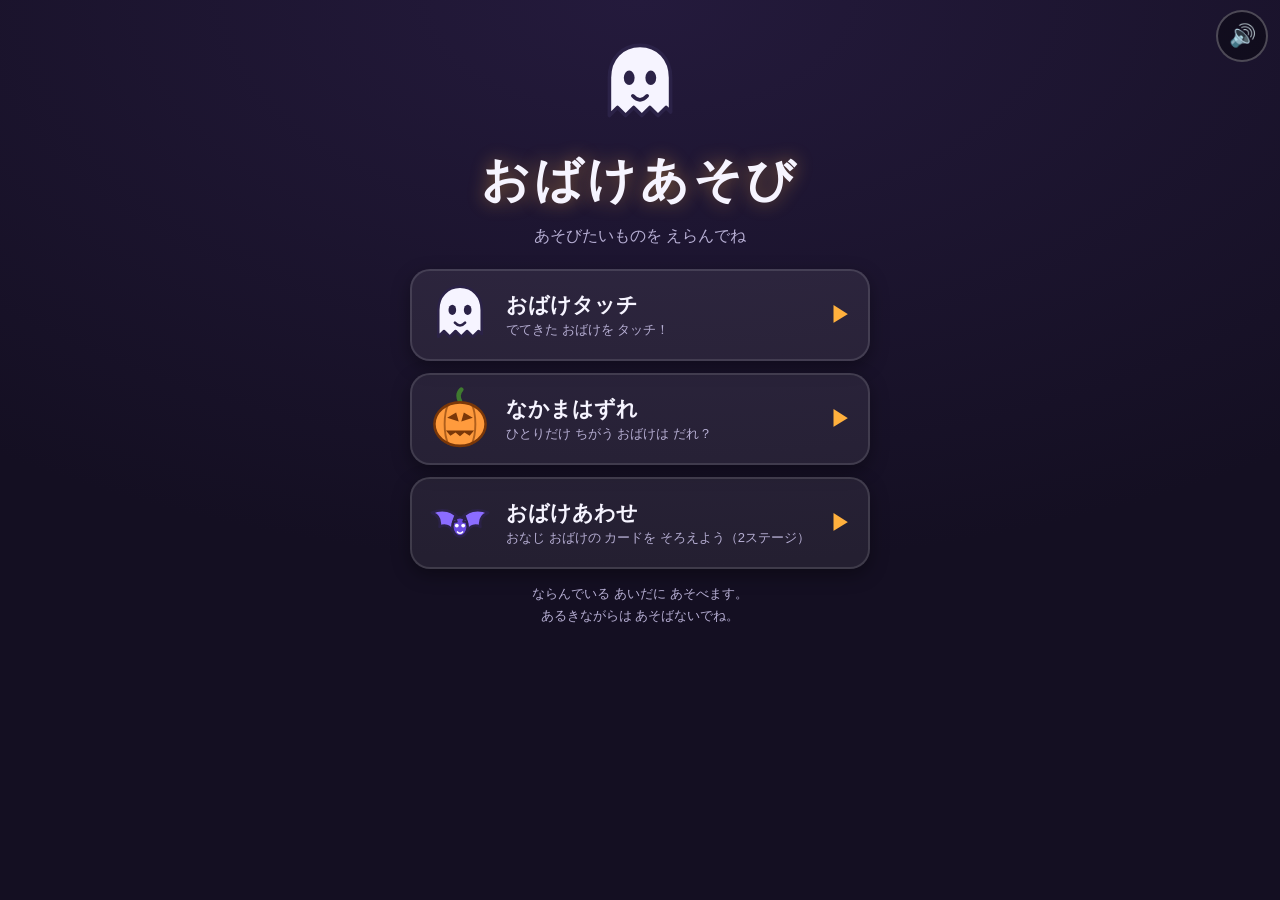
<file: index.html>
<!doctype html>
<html lang="ja">
<head>
<meta charset="utf-8">
<meta name="viewport" content="width=device-width, initial-scale=1, viewport-fit=cover, user-scalable=no">
<title>おばけあそび</title>
<meta name="description" content="QRコードで遊べる、おばけのミニゲーム。アプリのインストールはいりません。">
<meta name="theme-color" content="#140f22">
<link rel="manifest" href="manifest.json">
<link rel="stylesheet" href="style.css">
</head>
<body>

<button id="soundToggle" class="sound-toggle" type="button" aria-pressed="true" aria-label="おとを だす／けす">
  <span id="soundIcon" aria-hidden="true">🔊</span>
</button>

<main id="app">

  <!-- ===== メニュー（あそびを えらぶ） ===== -->
  <section id="screen-menu" class="screen is-active">
    <div class="title-art" aria-hidden="true">
      <svg viewBox="0 0 100 100" class="float"><use href="#ghost-shiro" xlink:href="#ghost-shiro"></use></svg>
    </div>
    <h1 class="title">おばけあそび</h1>
    <p class="title-sub">あそびたいものを えらんでね</p>

    <!-- ここに JavaScript が ゲームのボタンを ならべます -->
    <div id="menu-list" class="menu-list"></div>

    <p class="note">
      ならんでいる あいだに あそべます。<br>
      あるきながらは あそばないでね。
    </p>
  </section>

  <!-- ===== ゲーム ===== -->
  <section id="screen-game" class="screen">
    <header class="hud">
      <button id="btn-back" class="back-button" type="button" aria-label="やめて もどる">←</button>
      <div class="hud__score">
        <span id="score-label" class="hud__label">とくてん</span>
        <span id="score" class="hud__value">0</span>
      </div>
      <div id="hud-time" class="hud__time">
        <div class="timebar"><div id="timebar-fill" class="timebar__fill"></div></div>
        <span id="time-left" class="hud__time-text">30</span>
      </div>
    </header>
    <div id="field" class="field">
      <div id="rush-banner" class="rush-banner" hidden>おばけ だいはっせい！</div>
    </div>
  </section>

  <!-- ===== けっか ===== -->
  <section id="screen-result" class="screen">
    <div id="rank-art" class="rank-art" aria-hidden="true">
      <svg viewBox="0 0 100 100"><use id="rank-use" href="#ghost-shiro" xlink:href="#ghost-shiro"></use></svg>
    </div>
    <p id="result-game" class="result-lead">おばけタッチ</p>
    <h2 id="rank-name" class="rank-name">おばけみならい</h2>
    <p class="result-score"><span id="result-score">0</span><span id="result-unit" class="result-score__unit">てん</span></p>
    <p id="new-record" class="new-record" hidden>🎉 じぶんの さいこうきろく！</p>
    <p id="result-best" class="best-line"></p>
    <div class="button-row">
      <button id="btn-retry" class="big-button" type="button">
        <span class="big-button__icon" aria-hidden="true">↻</span>もういちど
      </button>
      <button id="btn-menu" class="big-button big-button--secondary" type="button">
        <span class="big-button__icon" aria-hidden="true">☰</span>ほかのあそび
      </button>
    </div>
    <p class="note">つぎの ひとに スマホを かしてあげてね。</p>
  </section>

</main>

<!-- だいはっせい 開始時に 画面いっぱいに パッと出る演出（1秒ほどで消えます） -->
<div id="rush-flash" class="rush-flash" hidden aria-hidden="true">
  <div class="rush-flash__ghosts">
    <svg viewBox="0 0 100 100"><use href="#ghost-shiro" xlink:href="#ghost-shiro"></use></svg>
    <svg viewBox="0 0 100 100"><use href="#ghost-kabocha" xlink:href="#ghost-kabocha"></use></svg>
    <svg viewBox="0 0 100 100"><use href="#ghost-hinotama" xlink:href="#ghost-hinotama"></use></svg>
  </div>
  <p class="rush-flash__text">おばけ<br>だいはっせい！</p>
</div>

<!-- おばけの絵（SVG）。ここに置いた絵をゲーム中に呼び出します -->
<svg class="svg-sprite" aria-hidden="true" focusable="false">
  <defs>

    <!-- しろおばけ：1てん -->
    <symbol id="ghost-shiro" viewBox="0 0 100 100">
      <path d="M50 6c-20 0-34 15-34 36v42l9-9 9 9 9-9 9 9 9-9 9 9 9-9 5 5V42C84 21 70 6 50 6z"
            fill="#f6f4ff" stroke="#2b2247" stroke-width="4" stroke-linejoin="round"/>
      <ellipse cx="38" cy="42" rx="6" ry="8" fill="#2b2247"/>
      <ellipse cx="62" cy="42" rx="6" ry="8" fill="#2b2247"/>
      <path d="M42 62q8 9 16 0" fill="none" stroke="#2b2247" stroke-width="4" stroke-linecap="round"/>
    </symbol>

    <!-- ひのたま：2てん -->
    <symbol id="ghost-hinotama" viewBox="0 0 100 100">
      <path d="M50 4c6 18 26 24 26 46 0 18-12 32-26 32S24 68 24 50C24 28 44 22 50 4z"
            fill="#6fe3ff" stroke="#123a63" stroke-width="4" stroke-linejoin="round"/>
      <path d="M50 30c4 10 14 14 14 26 0 10-6 18-14 18s-14-8-14-18c0-12 10-16 14-26z" fill="#d6f8ff"/>
      <circle cx="42" cy="54" r="4.5" fill="#123a63"/>
      <circle cx="58" cy="54" r="4.5" fill="#123a63"/>
      <path d="M44 68q6 6 12 0" fill="none" stroke="#123a63" stroke-width="3.5" stroke-linecap="round"/>
    </symbol>

    <!-- かぼちゃおばけ：3てん -->
    <symbol id="ghost-kabocha" viewBox="0 0 100 100">
      <path d="M50 22c-4-8-2-14 2-18" fill="none" stroke="#3f7a2f" stroke-width="7" stroke-linecap="round"/>
      <ellipse cx="50" cy="58" rx="40" ry="34" fill="#ff9b3d" stroke="#7a3708" stroke-width="4"/>
      <path d="M32 26c-8 16-8 48 0 64M68 26c8 16 8 48 0 64" fill="none" stroke="#7a3708" stroke-width="3" opacity=".6"/>
      <path d="M30 48l14-8 4 14zM70 48l-14-8-4 14z" fill="#7a3708"/>
      <path d="M28 68h44l-7 8-8-5-7 6-7-6-8 5z" fill="#7a3708"/>
    </symbol>

    <!-- こうもり（カードあわせ用） -->
    <symbol id="ghost-koumori" viewBox="0 0 100 100">
      <path d="M50 46C40 30 22 26 6 34c10 4 14 12 12 22 8-4 16-2 20 6 2-6 6-10 12-12 6 2 10 6 12 12 4-8 12-10 20-6-2-10 2-18 12-22-16-8-34-4-44 12z"
            fill="#8b6cff" stroke="#2b2247" stroke-width="4" stroke-linejoin="round"/>
      <ellipse cx="50" cy="56" rx="12" ry="15" fill="#6a4be0" stroke="#2b2247" stroke-width="4"/>
      <path d="M42 40l3 8h-6zM58 40l-3 8h6z" fill="#6a4be0" stroke="#2b2247" stroke-width="3" stroke-linejoin="round"/>
      <circle cx="45" cy="54" r="3" fill="#fff"/>
      <circle cx="55" cy="54" r="3" fill="#fff"/>
      <path d="M46 64q4 4 8 0" fill="none" stroke="#fff" stroke-width="2.5" stroke-linecap="round"/>
    </symbol>

    <!-- くろねこ（カードあわせ用） -->
    <symbol id="ghost-neko" viewBox="0 0 100 100">
      <path d="M20 30L26 8l18 16h12l18-16 6 22c6 8 8 16 8 24 0 20-17 34-38 34S12 74 12 54c0-8 2-16 8-24z"
            fill="#3a3352" stroke="#15111f" stroke-width="4" stroke-linejoin="round"/>
      <ellipse cx="36" cy="50" rx="7" ry="9" fill="#ffe14d"/>
      <ellipse cx="64" cy="50" rx="7" ry="9" fill="#ffe14d"/>
      <ellipse cx="36" cy="50" rx="2.5" ry="7" fill="#15111f"/>
      <ellipse cx="64" cy="50" rx="2.5" ry="7" fill="#15111f"/>
      <path d="M46 64l4 4 4-4" fill="none" stroke="#ff9bb8" stroke-width="3.5" stroke-linecap="round" stroke-linejoin="round"/>
    </symbol>

    <!-- めだま（カードあわせ用） -->
    <symbol id="ghost-medama" viewBox="0 0 100 100">
      <circle cx="50" cy="50" r="40" fill="#fff" stroke="#2b2247" stroke-width="4"/>
      <path d="M14 40l12 4M16 62l12-3M84 38l-12 5M86 60l-12-2" stroke="#ff5d5d" stroke-width="3" stroke-linecap="round"/>
      <circle cx="50" cy="50" r="18" fill="#3fbf6f" stroke="#2b2247" stroke-width="3"/>
      <circle cx="50" cy="50" r="9" fill="#15111f"/>
      <circle cx="45" cy="45" r="3.5" fill="#fff"/>
    </symbol>

    <!-- クモ（カードあわせ用） -->
    <symbol id="ghost-kumo" viewBox="0 0 100 100">
      <path d="M50 6v24" stroke="#cfc7ff" stroke-width="2"/>
      <path d="M38 52L14 36M38 58L10 58M38 64L14 82M62 52l24-16M62 58h28M62 64l24 18"
            fill="none" stroke="#2b2247" stroke-width="5" stroke-linecap="round"/>
      <ellipse cx="50" cy="58" rx="18" ry="22" fill="#c04dff" stroke="#2b2247" stroke-width="4"/>
      <circle cx="43" cy="52" r="4.5" fill="#fff"/>
      <circle cx="57" cy="52" r="4.5" fill="#fff"/>
      <circle cx="43" cy="53" r="2" fill="#15111f"/>
      <circle cx="57" cy="53" r="2" fill="#15111f"/>
    </symbol>

    <!-- ガイコツ（カードあわせ用） -->
    <symbol id="ghost-gaikotsu" viewBox="0 0 100 100">
      <path d="M50 8C28 8 14 24 14 44c0 12 6 20 14 25v15h44V69c8-5 14-13 14-25C86 24 72 8 50 8z"
            fill="#f1ead6" stroke="#2b2247" stroke-width="4" stroke-linejoin="round"/>
      <circle cx="36" cy="44" r="9" fill="#2b2247"/>
      <circle cx="64" cy="44" r="9" fill="#2b2247"/>
      <path d="M50 54l-5 9h10z" fill="#2b2247"/>
      <path d="M40 72v12M50 72v12M60 72v12" stroke="#2b2247" stroke-width="3"/>
    </symbol>

  </defs>
</svg>

<!-- きょうつうの しくみ -->
<script src="js/storage.js" defer></script>
<script src="js/sound.js" defer></script>
<script src="js/ghosts.js" defer></script>
<script src="js/app.js" defer></script>
<!-- それぞれの ゲーム（ならんだ じゅんに メニューに 出ます） -->
<script src="js/games/touch.js" defer></script>
<script src="js/games/odd.js" defer></script>
<script src="js/games/match.js" defer></script>
</body>
</html>
</file>
<file: style.css>
/* おばけタッチ ― 見た目の設定
   方針：暗い会場でも見やすいダーク基調 / 園児の指でも押しやすい大きな要素 */

:root {
  --bg: #140f22;
  --bg-2: #241a3c;
  --text: #f6f4ff;
  --text-dim: #b6aed3;
  --accent: #ffb03d;
  --accent-dark: #b96b00;
  --ghost-size: 96px;
}

* { box-sizing: border-box; }

html, body {
  margin: 0;
  height: 100%;
  overflow: hidden;                 /* 画面がスクロールしないように */
  overscroll-behavior: none;
}

body {
  background: radial-gradient(120% 90% at 50% 0%, var(--bg-2) 0%, var(--bg) 70%);
  color: var(--text);
  font-family: "Hiragino Maru Gothic ProN", "ヒラギノ丸ゴ ProN", "Yu Gothic", sans-serif;
  -webkit-user-select: none;
  user-select: none;
  -webkit-tap-highlight-color: transparent;
  touch-action: manipulation;       /* ダブルタップでの拡大を防ぐ */
}

#app {
  position: relative;
  height: 100dvh;
  padding: env(safe-area-inset-top) 16px env(safe-area-inset-bottom);
}

/* ===== 画面の切り替え ===== */
.screen {
  position: absolute;
  inset: 0;
  display: none;
  flex-direction: column;
  align-items: center;
  justify-content: center;
  gap: 14px;
  padding: 24px 16px;
  text-align: center;
}
.screen.is-active { display: flex; }

/* ===== タイトル画面 ===== */
.title-art svg { width: 130px; height: 130px; }
.float { animation: float 3s ease-in-out infinite; }
@keyframes float {
  0%, 100% { transform: translateY(0); }
  50%      { transform: translateY(-12px); }
}

.title {
  margin: 0;
  font-size: clamp(32px, 9vw, 48px);
  letter-spacing: .08em;
  text-shadow: 0 0 18px rgba(255, 176, 61, .45);
}
.title-sub { margin: 0; color: var(--text-dim); font-size: 16px; }

.note {
  margin: 0;
  color: var(--text-dim);
  font-size: 13px;
  line-height: 1.7;
}
.best-line { margin: 0; color: var(--accent); font-size: 15px; }

/* ===== 大きなボタン（園児が押す唯一のボタン） ===== */
.big-button {
  min-height: 84px;
  min-width: min(280px, 82vw);
  padding: 0 28px;
  border: none;
  border-radius: 999px;
  background: linear-gradient(180deg, var(--accent), var(--accent-dark));
  color: #2b1600;
  font: inherit;
  font-size: 28px;
  font-weight: 700;
  letter-spacing: .05em;
  box-shadow: 0 8px 0 #6b3d00, 0 12px 24px rgba(0, 0, 0, .5);
  cursor: pointer;
}
.big-button:active { transform: translateY(5px); box-shadow: 0 3px 0 #6b3d00; }
.big-button__icon { margin-right: 10px; }

.big-button--secondary {
  background: linear-gradient(180deg, #5a4d85, #3a2f5e);
  color: var(--text);
  box-shadow: 0 8px 0 #201838, 0 12px 24px rgba(0, 0, 0, .5);
  font-size: 22px;
  min-height: 68px;
}
.big-button--secondary:active { box-shadow: 0 3px 0 #201838; }
.button-row { display: flex; flex-direction: column; gap: 14px; align-items: center; }

/* ===== メニュー（あそびを えらぶ） ===== */
#screen-menu { justify-content: flex-start; padding-top: 40px; overflow-y: auto; }
#screen-menu .title-art svg { width: 90px; height: 90px; }

.menu-list {
  width: 100%;
  max-width: 460px;
  display: flex;
  flex-direction: column;
  gap: 12px;
  margin-top: 8px;
}
.menu-card {
  display: flex;
  align-items: center;
  gap: 14px;
  width: 100%;
  min-height: 92px;
  padding: 12px 16px;
  border: 2px solid rgba(255, 255, 255, .12);
  border-radius: 20px;
  background: rgba(255, 255, 255, .07);
  color: var(--text);
  font: inherit;
  text-align: left;
  cursor: pointer;
  box-shadow: 0 6px 18px rgba(0, 0, 0, .35);
}
.menu-card:active { transform: scale(.98); background: rgba(255, 255, 255, .12); }
.menu-card__icon { flex: none; width: 64px; height: 64px; }
.menu-card__icon svg { width: 100%; height: 100%; }
.menu-card__text { flex: 1; display: flex; flex-direction: column; gap: 2px; }
.menu-card__name { font-size: 21px; font-weight: 700; }
.menu-card__desc { font-size: 13px; color: var(--text-dim); }
.menu-card__best { font-size: 12px; color: var(--accent); }
.menu-card__arrow { flex: none; color: var(--accent); font-size: 22px; }

/* ===== やめて もどる ボタン ===== */
.back-button {
  flex: none;
  width: 48px; height: 48px;
  border: 2px solid rgba(255, 255, 255, .25);
  border-radius: 50%;
  background: rgba(0, 0, 0, .35);
  color: var(--text);
  font-size: 22px;
  cursor: pointer;
}

/* ===== 音のオンオフ ===== */
.sound-toggle {
  position: fixed;
  top: calc(env(safe-area-inset-top) + 10px);
  right: 12px;
  z-index: 20;
  width: 52px; height: 52px;
  border: 2px solid rgba(255, 255, 255, .25);
  border-radius: 50%;
  background: rgba(0, 0, 0, .35);
  color: var(--text);
  font-size: 22px;
  cursor: pointer;
}

/* ===== ゲーム画面 ===== */
#screen-game { justify-content: flex-start; gap: 10px; padding: 12px 12px 16px; }

.hud {
  width: 100%;
  max-width: 520px;
  display: flex;
  align-items: center;
  justify-content: space-between;
  gap: 16px;
  padding-top: 6px;
  padding-right: 64px;             /* 音ボタンと重ならないように */
}
.hud__label { display: block; font-size: 12px; color: var(--text-dim); }
.hud__value { font-size: 42px; font-weight: 700; line-height: 1; }
.hud__score { text-align: left; }
.hud__time { flex: 1; text-align: right; }
.hud__time-text { font-size: 14px; color: var(--text-dim); }

.timebar {
  height: 14px;
  margin-bottom: 4px;
  border-radius: 999px;
  background: rgba(255, 255, 255, .14);
  overflow: hidden;
}
.timebar__fill {
  height: 100%;
  width: 100%;
  border-radius: 999px;
  background: linear-gradient(90deg, #6fe3ff, var(--accent));
  transition: width .1s linear;
}
.timebar__fill.is-rush { background: #ff5d5d; }

/* おばけが出てくる場所 */
.field {
  position: relative;
  width: 100%;
  max-width: 520px;
  flex: 1;
  border-radius: 20px;
  background: rgba(0, 0, 0, .28);
  overflow: hidden;
}

.rush-banner {
  position: absolute;
  top: 12px; left: 50%;
  transform: translateX(-50%);
  z-index: 5;
  padding: 8px 18px;
  border-radius: 999px;
  background: #ff5d5d;
  color: #fff;
  font-size: 17px;
  font-weight: 700;
  animation: pulse .7s ease-in-out infinite;
  pointer-events: none;
}
@keyframes pulse {
  0%, 100% { transform: translateX(-50%) scale(1); }
  50%      { transform: translateX(-50%) scale(1.08); }
}

/* ===== おばけ（タップ対象） ===== */
.ghost {
  position: absolute;
  width: var(--ghost-size);
  height: var(--ghost-size);
  padding: 0;
  border: none;
  background: none;
  cursor: pointer;
  animation: ghost-in .35s ease-out;
  filter: drop-shadow(0 0 12px rgba(255, 255, 255, .3));
}
.ghost svg { width: 100%; height: 100%; display: block; }
.ghost.is-leaving { animation: ghost-out .4s ease-in forwards; pointer-events: none; }
.ghost.is-popped  { animation: ghost-pop .3s ease-out forwards; pointer-events: none; }

@keyframes ghost-in  { from { opacity: 0; transform: scale(.5); } to { opacity: 1; transform: scale(1); } }
@keyframes ghost-out { to { opacity: 0; transform: scale(.7) translateY(-14px); } }
@keyframes ghost-pop { to { opacity: 0; transform: scale(1.7) rotate(12deg); } }

/* タップしたときに出る「+1」などの点数 */
.pop-score {
  position: absolute;
  z-index: 6;
  color: var(--accent);
  font-size: 30px;
  font-weight: 700;
  text-shadow: 0 2px 6px rgba(0, 0, 0, .8);
  pointer-events: none;
  animation: pop-score .7s ease-out forwards;
}
@keyframes pop-score {
  from { opacity: 1; transform: translate(-50%, 0); }
  to   { opacity: 0; transform: translate(-50%, -60px); }
}

/* ===== なかまはずれ ===== */
.odd-grid {
  position: absolute;
  inset: 16px;
  display: grid;
  gap: 12px;
  align-content: center;
  max-width: 360px;
  margin: 0 auto;
}
.odd-grid--4,
.odd-grid--6  { max-width: 300px; }
.odd-grid--12 { gap: 10px; }
.odd-grid--16 { gap: 8px; max-width: 380px; }
.odd-grid--16 .odd-tile { border-radius: 14px; padding: 8%; }
.odd-tile {
  aspect-ratio: 1;
  min-width: 0;
  min-height: 0;
  padding: 10%;
  border: 3px solid rgba(255, 255, 255, .12);
  border-radius: 18px;
  background: rgba(255, 255, 255, .07);
  cursor: pointer;
  animation: ghost-in .3s ease-out;
}
.odd-tile svg { width: 100%; height: 100%; display: block; }
/* 「ちがい」が 小さい もんだい用。1ぴきだけ この見た目になる */
.odd-tile--tilt  svg { transform: rotate(28deg); }
.odd-tile--size  svg { transform: scale(.68); }
.odd-tile--color svg { filter: hue-rotate(140deg) saturate(1.4); }
.odd-tile.is-correct {
  border-color: var(--accent);
  background: rgba(255, 176, 61, .25);
  box-shadow: 0 0 22px rgba(255, 176, 61, .8);
  animation: tile-pop .5s ease-out;
}
.odd-tile.is-wrong { animation: shake .35s ease-in-out; }
@keyframes tile-pop {
  0%   { transform: scale(1); }
  40%  { transform: scale(1.15); }
  100% { transform: scale(1); }
}
@keyframes shake {
  0%, 100% { transform: translateX(0); }
  25%      { transform: translateX(-8px); }
  75%      { transform: translateX(8px); }
}

/* ===== おばけあわせ（カード） ===== */
.match-grid {
  position: absolute;
  inset: 12px;
  display: grid;
  grid-template-columns: repeat(2, minmax(0, 1fr));
  grid-template-rows: repeat(4, minmax(0, 1fr));
  gap: 10px;
  max-width: 340px;
  margin: 0 auto;
}
/* 「ステージ 2 / 3」「クリア！」の ひょうじ */
.stage-banner {
  position: absolute;
  top: 50%; left: 50%;
  transform: translate(-50%, -50%);
  z-index: 6;
  padding: 14px 28px;
  border-radius: 999px;
  background: var(--accent);
  color: #140f22;
  font-size: 28px;
  font-weight: 700;
  white-space: nowrap;
  pointer-events: none;
  animation: ghost-in .35s ease-out;
}
.card {
  padding: 0;
  border: none;
  background: none;
  perspective: 600px;
  cursor: pointer;
  min-height: 0;
}
.card__inner {
  position: relative;
  display: block;
  width: 100%; height: 100%;
  transform-style: preserve-3d;
  transition: transform .35s ease;
}
.card.is-open .card__inner,
.card.is-matched .card__inner { transform: rotateY(180deg); }
.card__face {
  position: absolute;
  inset: 0;
  display: flex;
  align-items: center;
  justify-content: center;
  border-radius: 16px;
  backface-visibility: hidden;
  -webkit-backface-visibility: hidden;
}
.card__face--front {
  background: linear-gradient(160deg, #5a4d85, #3a2f5e);
  border: 3px solid rgba(255, 255, 255, .2);
  color: var(--accent);
  font-size: 40px;
  font-weight: 700;
}
.card__face--back {
  background: #f6f4ff;
  border: 3px solid var(--accent);
  transform: rotateY(180deg);
}
.card__face--back svg { width: 70%; height: 70%; }
.card.is-matched .card__face--back { box-shadow: 0 0 18px rgba(255, 176, 61, .8); }

/* ===== けっか画面 ===== */
.rank-art svg { width: 120px; height: 120px; animation: float 3s ease-in-out infinite; }
.result-lead { margin: 0; color: var(--text-dim); font-size: 15px; }
.rank-name {
  margin: 0;
  font-size: clamp(28px, 8vw, 40px);
  color: var(--accent);
  text-shadow: 0 0 18px rgba(255, 176, 61, .45);
}
.result-score { margin: 0; font-size: 56px; font-weight: 700; line-height: 1; }
.result-score__unit { margin-left: 6px; font-size: 20px; color: var(--text-dim); }
.new-record { margin: 0; font-size: 17px; color: #6fe3ff; }

/* 画面に表示しないSVGの置き場所 */
.svg-sprite { position: absolute; width: 0; height: 0; }

/* 動きを減らす設定の端末では、揺れるアニメーションを止める */
/* だいはっせい 開始時の 全画面フラッシュ */
.rush-flash {
  position: fixed;
  inset: 0;
  z-index: 50;
  display: flex;
  flex-direction: column;
  align-items: center;
  justify-content: center;
  gap: 12px;
  background: radial-gradient(circle at 50% 40%, #ff5d5d 0%, #b8102a 70%);
  pointer-events: none;          /* 出ている あいだも タップは ゲームに とどく */
  animation: rush-flash 2s ease-out forwards;
}
.rush-flash[hidden] { display: none; }
.rush-flash__ghosts { display: flex; gap: 8px; }
.rush-flash__ghosts svg {
  width: 84px; height: 84px;
  animation: rush-bounce .4s ease-in-out infinite alternate;
}
.rush-flash__ghosts svg:nth-child(2) { width: 110px; height: 110px; animation-delay: .1s; }
.rush-flash__ghosts svg:nth-child(3) { animation-delay: .2s; }
.rush-flash__text {
  margin: 0;
  color: #fff;
  font-size: 46px;
  font-weight: 900;
  line-height: 1.15;
  text-align: center;
  text-shadow: 0 4px 0 #6d0014, 0 0 24px rgba(255, 255, 255, .6);
  animation: rush-text 2s ease-out forwards;
}
@keyframes rush-flash {
  0%   { opacity: 0; }
  8%   { opacity: 1; }
  70%  { opacity: 1; }
  100% { opacity: 0; }
}
@keyframes rush-text {
  0%   { transform: scale(.4) rotate(-6deg); }
  15%  { transform: scale(1.15) rotate(2deg); }
  25%  { transform: scale(1) rotate(0); }
  100% { transform: scale(1.05); }
}
@keyframes rush-bounce {
  from { transform: translateY(0); }
  to   { transform: translateY(-14px); }
}
/* 大発生中は ゲーム画面の わくが 赤く 光る */
.field.is-rush {
  box-shadow: inset 0 0 0 3px #ff5d5d, 0 0 26px rgba(255, 93, 93, .55);
}

@media (prefers-reduced-motion: reduce) {
  .float, .rank-art svg, .rush-banner, .rush-flash__ghosts svg { animation: none; }
  .rush-flash { animation: rush-flash 2s linear forwards; }
  .rush-flash__text { animation: none; }
}

/* 横向きにしたときも崩れないように */
@media (orientation: landscape) and (max-height: 480px) {
  .title-art svg, .rank-art svg { width: 80px; height: 80px; }
  .big-button { min-height: 68px; font-size: 24px; }
  :root { --ghost-size: 76px; }
}
</file>
